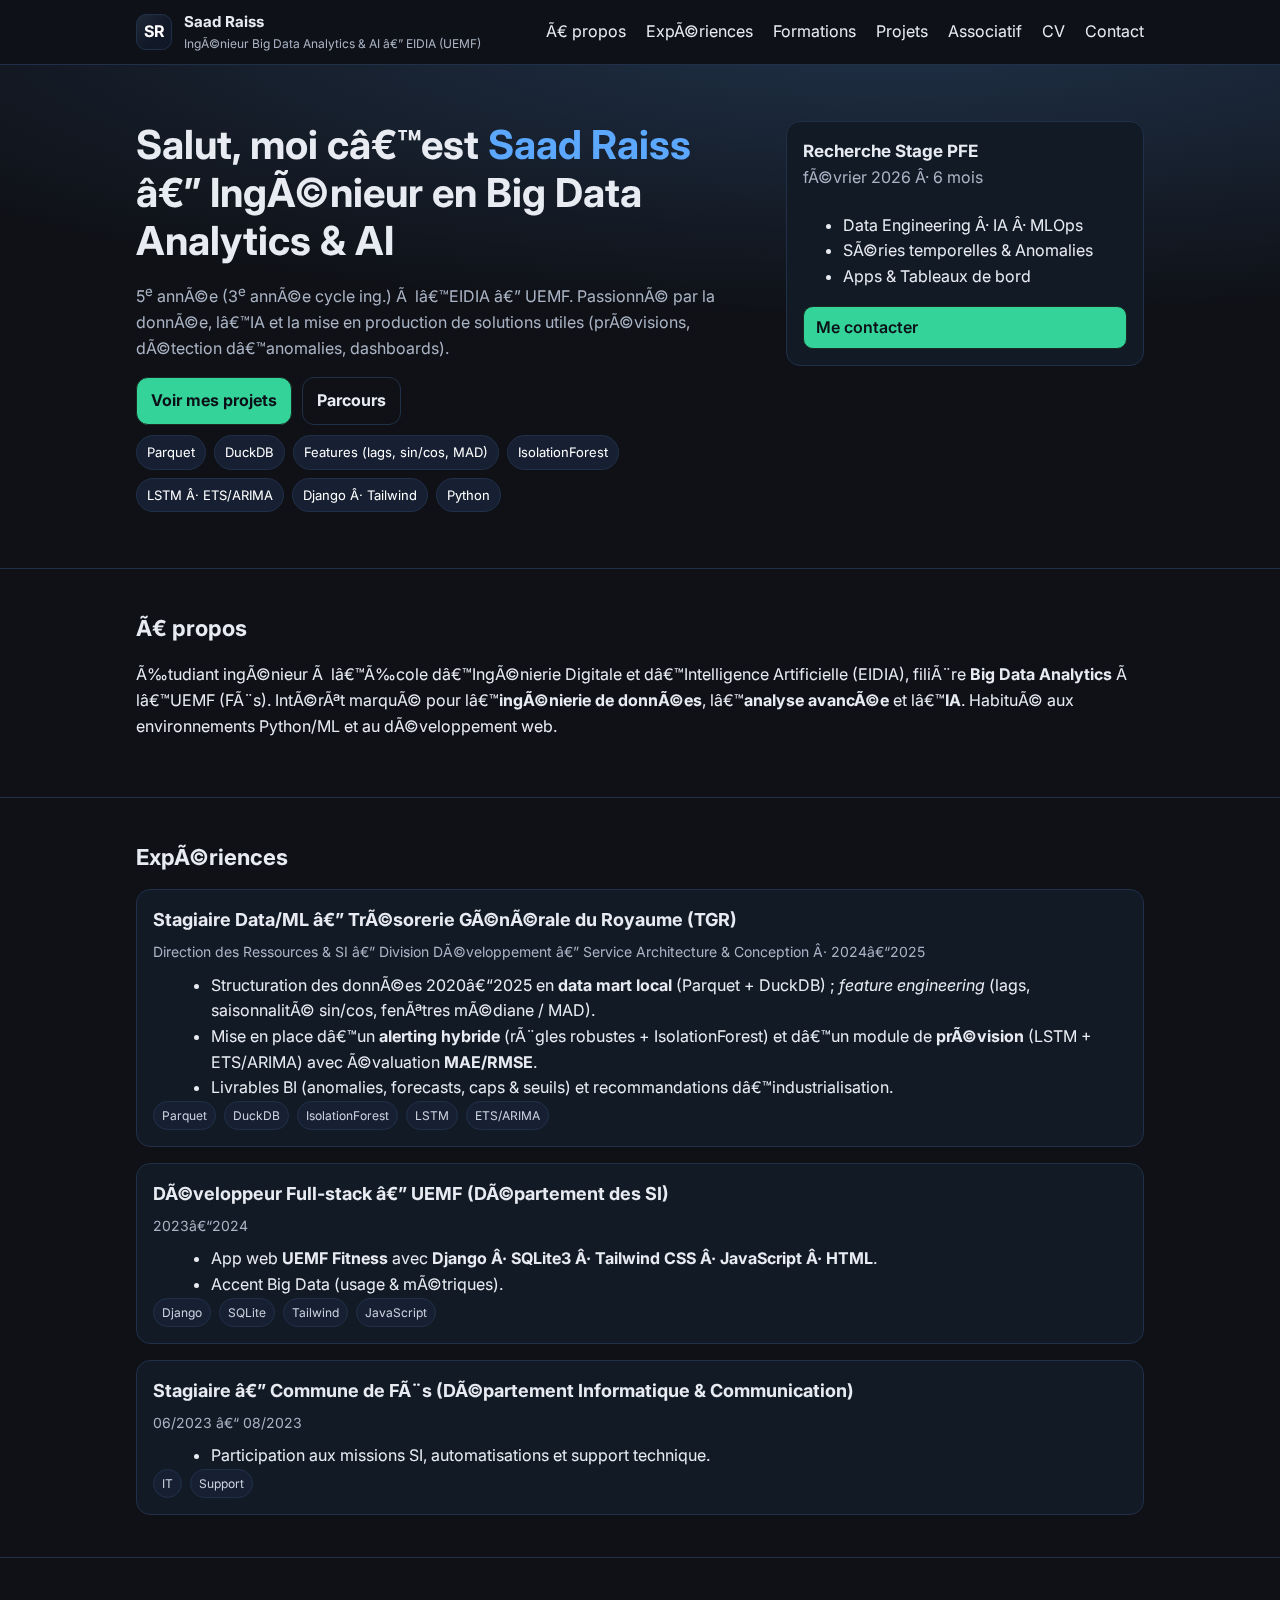
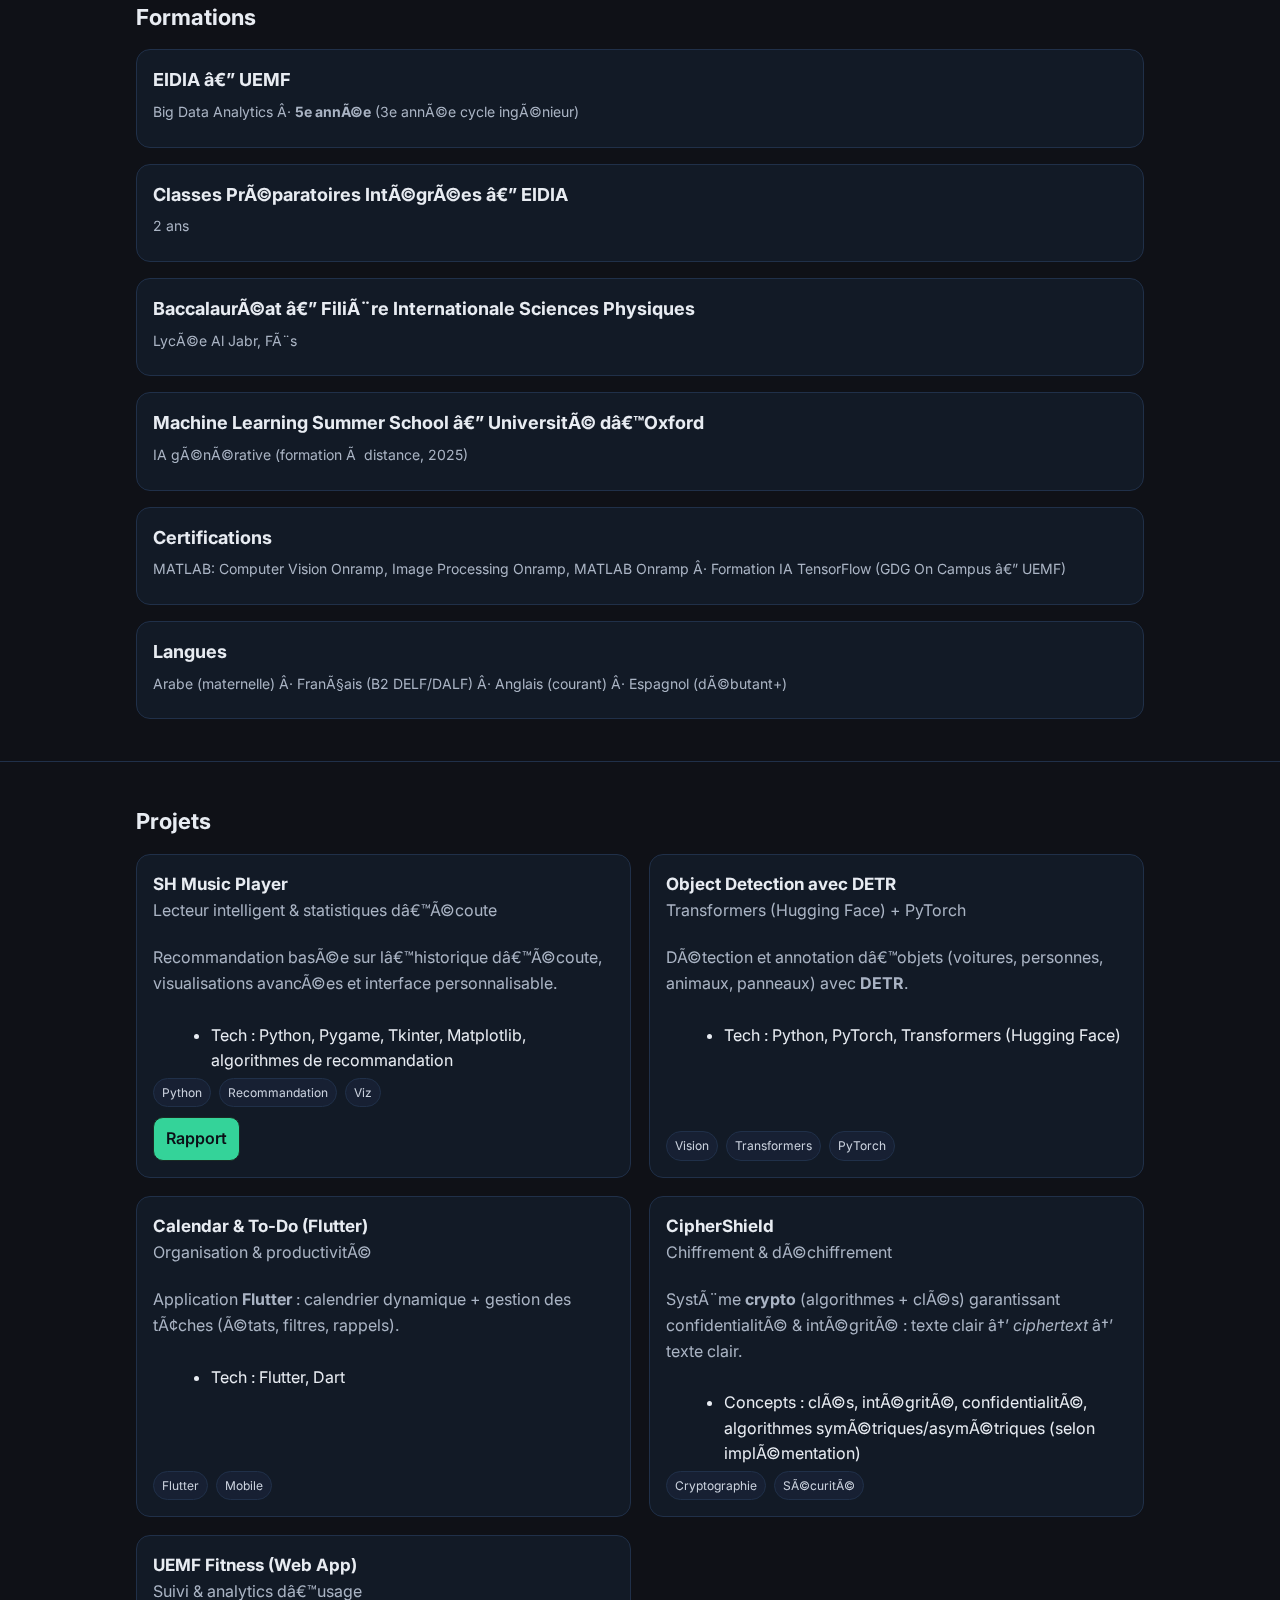
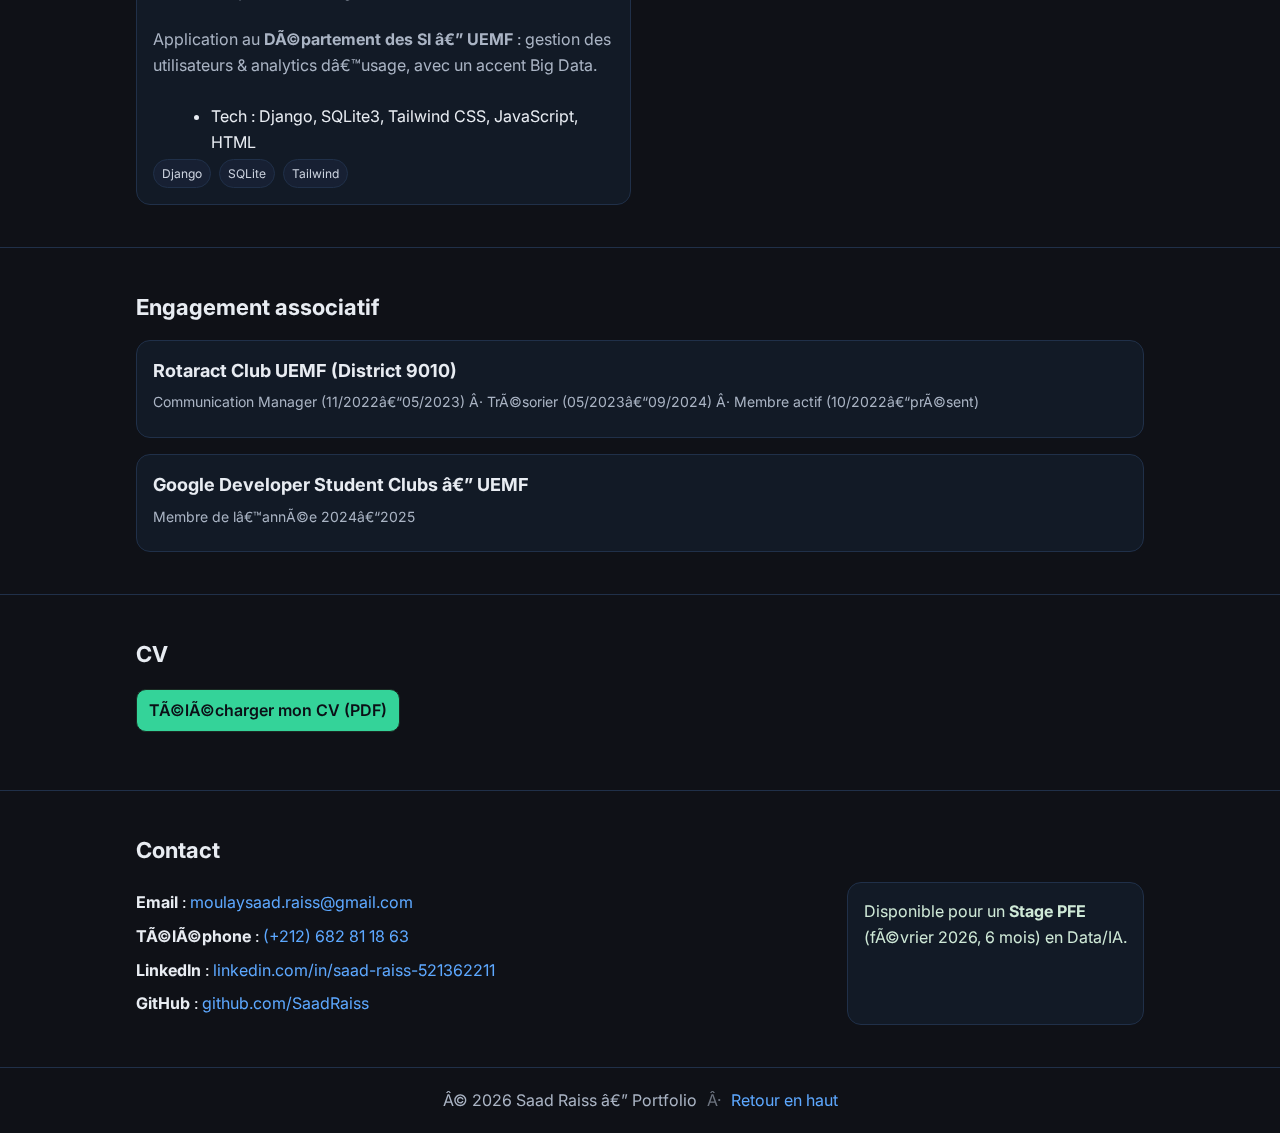
<file: index.html>
﻿<!DOCTYPE html>
<html lang="fr">
<head>
  <meta charset="utf-8" />
  <meta name="viewport" content="width=device-width, initial-scale=1" />
  <title>Saad Raiss â€” Portfolio</title>
  <meta name="description" content="Portfolio de Saad Raiss â€” IngÃ©nieur Big Data Analytics (EIDIA, UEMF). Projets IA & Data, expÃ©riences, formations.">
  <link rel="icon" href="data:image/svg+xml,<svg xmlns=%22http://www.w3.org/2000/svg%22 viewBox=%220 0 100 100%22><text y=%22.9em%22 font-size=%2290%22>ðŸ§ </text></svg>">
  <link rel="preconnect" href="https://fonts.googleapis.com">
  <link rel="preconnect" href="https://fonts.gstatic.com" crossorigin>
  <link href="https://fonts.googleapis.com/css2?family=Inter:wght@300;400;500;600;700&display=swap" rel="stylesheet">
  <link rel="stylesheet" href="style.css?v=20251006001659" />
</head>
<body>
  <header class="topbar">
    <div class="wrap">
      <div class="brand">
        <a href="#home" class="logo">SR</a>
        <div class="title">
          <strong>Saad Raiss</strong>
          <span>IngÃ©nieur Big Data Analytics & AI â€” EIDIA (UEMF)</span>
        </div>
      </div>
      <nav class="nav">
        <a href="#about">Ã€ propos</a>
        <a href="#experience">ExpÃ©riences</a>
        <a href="#education">Formations</a>
        <a href="#projects">Projets</a>
        <a href="#leadership">Associatif</a>
        <a href="#cv">CV</a>
        <a href="#contact">Contact</a>
      </nav>
    </div>
  </header>

  <section id="home" class="hero">
    <div class="wrap hero-grid">
      <div class="hero-text">
        <h1>Salut, moi câ€™est <span>Saad Raiss</span> â€” IngÃ©nieur en Big Data Analytics & AI</h1>
        <p>5<sup>e</sup> annÃ©e (3<sup>e</sup> annÃ©e cycle ing.) Ã  lâ€™EIDIA â€” UEMF. PassionnÃ© par la donnÃ©e,
           lâ€™IA et la mise en production de solutions utiles (prÃ©visions, dÃ©tection dâ€™anomalies, dashboards).</p>
        <div class="cta">
          <a class="btn" href="#projects">Voir mes projets</a>
          <a class="btn ghost" href="#experience">Parcours</a>
        </div>
        <div class="chips">
          <span class="chip">Parquet</span><span class="chip">DuckDB</span><span class="chip">Features (lags, sin/cos, MAD)</span>
          <span class="chip">IsolationForest</span><span class="chip">LSTM Â· ETS/ARIMA</span>
          <span class="chip">Django Â· Tailwind</span><span class="chip">Python</span>
        </div>
      </div>
      <div class="hero-card">
        <div class="card">
          <div class="card-title">Recherche Stage PFE</div>
          <div class="card-sub">fÃ©vrier 2026 Â· 6 mois</div>
          <ul class="mini">
            <li>Data Engineering Â· IA Â· MLOps</li>
            <li>SÃ©ries temporelles & Anomalies</li>
            <li>Apps & Tableaux de bord</li>
          </ul>
          <a class="btn small" href="#contact">Me contacter</a>
        </div>
      </div>
    </div>
  </section>

  <section id="about">
    <div class="wrap">
      <h2>Ã€ propos</h2>
      <p>
        Ã‰tudiant ingÃ©nieur Ã  lâ€™Ã‰cole dâ€™IngÃ©nierie Digitale et dâ€™Intelligence Artificielle (EIDIA), filiÃ¨re <strong>Big Data Analytics</strong> Ã  lâ€™UEMF (FÃ¨s).
        IntÃ©rÃªt marquÃ© pour lâ€™<strong>ingÃ©nierie de donnÃ©es</strong>, lâ€™<strong>analyse avancÃ©e</strong> et lâ€™<strong>IA</strong>.
        HabituÃ© aux environnements Python/ML et au dÃ©veloppement web.
      </p>
    </div>
  </section>

  <section id="experience">
    <div class="wrap">
      <h2>ExpÃ©riences</h2>
      <div class="timeline">

        <article class="xp">
          <header>
            <h3>Stagiaire Data/ML â€” TrÃ©sorerie GÃ©nÃ©rale du Royaume (TGR)</h3>
            <span class="meta">Direction des Ressources & SI â€” Division DÃ©veloppement â€” Service Architecture & Conception Â· 2024â€“2025</span>
          </header>
          <ul>
            <li>Structuration des donnÃ©es 2020â€“2025 en <b>data mart local</b> (Parquet + DuckDB) ; <i>feature engineering</i> (lags, saisonnalitÃ© sin/cos, fenÃªtres mÃ©diane / MAD).</li>
            <li>Mise en place dâ€™un <b>alerting hybride</b> (rÃ¨gles robustes + IsolationForest) et dâ€™un module de <b>prÃ©vision</b> (LSTM + ETS/ARIMA) avec Ã©valuation <b>MAE/RMSE</b>.</li>
            <li>Livrables BI (anomalies, forecasts, caps & seuils) et recommandations dâ€™industrialisation.</li>
          </ul>
          <div class="tags"><span>Parquet</span><span>DuckDB</span><span>IsolationForest</span><span>LSTM</span><span>ETS/ARIMA</span></div>
        </article>

        <article class="xp">
          <header>
            <h3>DÃ©veloppeur Full-stack â€” UEMF (DÃ©partement des SI)</h3>
            <span class="meta">2023â€“2024</span>
          </header>
          <ul>
            <li>App web <b>UEMF Fitness</b> avec <b>Django Â· SQLite3 Â· Tailwind CSS Â· JavaScript Â· HTML</b>.</li>
            <li>Accent Big Data (usage & mÃ©triques).</li>
          </ul>
          <div class="tags"><span>Django</span><span>SQLite</span><span>Tailwind</span><span>JavaScript</span></div>
        </article>

        <article class="xp">
          <header>
            <h3>Stagiaire â€” Commune de FÃ¨s (DÃ©partement Informatique & Communication)</h3>
            <span class="meta">06/2023 â€“ 08/2023</span>
          </header>
          <ul>
            <li>Participation aux missions SI, automatisations et support technique.</li>
          </ul>
          <div class="tags"><span>IT</span><span>Support</span></div>
        </article>

      </div>
    </div>
  </section>

  <section id="education">
    <div class="wrap">
      <h2>Formations</h2>
      <div class="timeline">
        <article class="xp">
          <header>
            <h3>EIDIA â€” UEMF</h3>
            <span class="meta">Big Data Analytics Â· <b>5e annÃ©e</b> (3e annÃ©e cycle ingÃ©nieur)</span>
          </header>
        </article>
        <article class="xp">
          <header>
            <h3>Classes PrÃ©paratoires IntÃ©grÃ©es â€” EIDIA</h3>
            <span class="meta">2 ans</span>
          </header>
        </article>
        <article class="xp">
          <header>
            <h3>BaccalaurÃ©at â€” FiliÃ¨re Internationale Sciences Physiques</h3>
            <span class="meta">LycÃ©e Al Jabr, FÃ¨s</span>
          </header>
        </article>
        <article class="xp">
          <header>
            <h3>Machine Learning Summer School â€” UniversitÃ© dâ€™Oxford</h3>
            <span class="meta">IA gÃ©nÃ©rative (formation Ã  distance, 2025)</span>
          </header>
        </article>
        <article class="xp">
          <header>
            <h3>Certifications</h3>
            <span class="meta">MATLAB: Computer Vision Onramp, Image Processing Onramp, MATLAB Onramp Â· Formation IA TensorFlow (GDG On Campus â€” UEMF)</span>
          </header>
        </article>
        <article class="xp">
          <header>
            <h3>Langues</h3>
            <span class="meta">Arabe (maternelle) Â· FranÃ§ais (B2 DELF/DALF) Â· Anglais (courant) Â· Espagnol (dÃ©butant+)</span>
          </header>
        </article>
      </div>
    </div>
  </section>

  <section id="projects">
    <div class="wrap">
      <h2>Projets</h2>
      <div class="cards">

        <article class="card">
          <div class="card-title">SH Music Player</div>
          <div class="card-sub">Lecteur intelligent & statistiques dâ€™Ã©coute</div>
          <p>Recommandation basÃ©e sur lâ€™historique dâ€™Ã©coute, visualisations avancÃ©es et interface personnalisable.</p>
          <ul class="bul small">
            <li>Tech : Python, Pygame, Tkinter, Matplotlib, algorithmes de recommandation</li>
          </ul>
          <div class="tags"><span>Python</span><span>Recommandation</span><span>Viz</span></div>
          <div class="actions">
            <a class="btn small" href="Rapport%20SH%20Music%20Player.pdf" target="_blank" rel="noopener">Rapport</a>
          </div>
        </article>

        <article class="card">
          <div class="card-title">Object Detection avec DETR</div>
          <div class="card-sub">Transformers (Hugging Face) + PyTorch</div>
          <p>DÃ©tection et annotation dâ€™objets (voitures, personnes, animaux, panneaux) avec <b>DETR</b>.</p>
          <ul class="bul small">
            <li>Tech : Python, PyTorch, Transformers (Hugging Face)</li>
          </ul>
          <div class="tags"><span>Vision</span><span>Transformers</span><span>PyTorch</span></div>
        </article>

        <article class="card">
          <div class="card-title">Calendar & To-Do (Flutter)</div>
          <div class="card-sub">Organisation & productivitÃ©</div>
          <p>Application <b>Flutter</b> : calendrier dynamique + gestion des tÃ¢ches (Ã©tats, filtres, rappels).</p>
          <ul class="bul small">
            <li>Tech : Flutter, Dart</li>
          </ul>
          <div class="tags"><span>Flutter</span><span>Mobile</span></div>
        </article>

        <article class="card">
          <div class="card-title">CipherShield</div>
          <div class="card-sub">Chiffrement & dÃ©chiffrement</div>
          <p>SystÃ¨me <b>crypto</b> (algorithmes + clÃ©s) garantissant confidentialitÃ© & intÃ©gritÃ© : texte clair â†’ <i>ciphertext</i> â†’ texte clair.</p>
          <ul class="bul small">
            <li>Concepts : clÃ©s, intÃ©gritÃ©, confidentialitÃ©, algorithmes symÃ©triques/asymÃ©triques (selon implÃ©mentation)</li>
          </ul>
          <div class="tags"><span>Cryptographie</span><span>SÃ©curitÃ©</span></div>
        </article>

        <article class="card">
          <div class="card-title">UEMF Fitness (Web App)</div>
          <div class="card-sub">Suivi & analytics dâ€™usage</div>
          <p>Application au <b>DÃ©partement des SI â€” UEMF</b> : gestion des utilisateurs & analytics dâ€™usage, avec un accent Big Data.</p>
          <ul class="bul small">
            <li>Tech : Django, SQLite3, Tailwind CSS, JavaScript, HTML</li>
          </ul>
          <div class="tags"><span>Django</span><span>SQLite</span><span>Tailwind</span></div>
        </article>

      </div>
    </div>
  </section>

  <section id="leadership">
    <div class="wrap">
      <h2>Engagement associatif</h2>
      <div class="timeline">
        <article class="xp">
          <header>
            <h3>Rotaract Club UEMF (District 9010)</h3>
            <span class="meta">Communication Manager (11/2022â€“05/2023) Â· TrÃ©sorier (05/2023â€“09/2024) Â· Membre actif (10/2022â€“prÃ©sent)</span>
          </header>
        </article>
        <article class="xp">
          <header>
            <h3>Google Developer Student Clubs â€” UEMF</h3>
            <span class="meta">Membre de lâ€™annÃ©e 2024â€“2025</span>
          </header>
        </article>
      </div>
    </div>
  </section>

  <section id="cv">
    <div class="wrap">
      <h2>CV</h2>
      <p><a class="btn small" href="CV_SaadRaiss.pdf" target="_blank" rel="noopener">TÃ©lÃ©charger mon CV (PDF)</a></p>
    </div>
  </section>

  <section id="contact">
    <div class="wrap">
      <h2>Contact</h2>
      <div class="contact-grid">
        <div>
          <ul class="cont">
            <li><b>Email</b> : <a href="mailto:moulaysaad.raiss@gmail.com">moulaysaad.raiss@gmail.com</a></li>
            <li><b>TÃ©lÃ©phone</b> : <a href="tel:+212682811863">(+212) 682 81 18 63</a></li>
            <li><b>LinkedIn</b> : <a href="https://www.linkedin.com/in/saad-raiss-521362211" target="_blank" rel="noopener">linkedin.com/in/saad-raiss-521362211</a></li>
            <li><b>GitHub</b> : <a href="https://github.com/SaadRaiss" target="_blank" rel="noopener">github.com/SaadRaiss</a></li>
          </ul>
        </div>
        <div class="note">
          Disponible pour un <b>Stage PFE</b> (fÃ©vrier 2026, 6 mois) en Data/IA.
        </div>
      </div>
    </div>
  </section>

  <footer class="foot">
    <div class="wrap">
      <span>Â© <span id="y"></span> Saad Raiss â€” Portfolio</span>
      <span class="sep">Â·</span>
      <a href="#home">Retour en haut</a>
    </div>
  </footer>

  <script>document.getElementById('y').textContent = new Date().getFullYear();</script>
</body>
</html>
</file>
<file: style.css>
/* Portfolio — Saad Raiss (clean, structuré) */
@charset "UTF-8";
html{ -webkit-text-size-adjust:100%; text-rendering:optimizeLegibility; -webkit-font-smoothing:antialiased; -moz-osx-font-smoothing:grayscale; }
body{ font-family: Inter, system-ui, "Segoe UI", Roboto, Arial, sans-serif; }

:root{
  --bg:#0f1117;
  --panel:#121a26;
  --text:#e8ecf2;
  --muted:#aab4c4;
  --brand:#5da8ff;
  --accent:#34d399;
  --border:#203049;
}

*{box-sizing:border-box}
html,body{margin:0;padding:0;background:var(--bg);color:var(--text);font-family:Inter,system-ui,Segoe UI,Roboto,Arial,sans-serif;line-height:1.6}
a{color:var(--brand);text-decoration:none}
a:hover{text-decoration:underline}

.wrap{max-width:1040px;margin:0 auto;padding:0 18px}

/* Topbar */
.topbar{position:sticky;top:0;background:rgba(15,17,23,.7);backdrop-filter:saturate(180%) blur(10px);border-bottom:1px solid var(--border);z-index:50}
.topbar .wrap{display:flex;align-items:center;justify-content:space-between;height:64px}
.brand{display:flex;align-items:center;gap:12px}
.logo{display:grid;place-items:center;width:36px;height:36px;border-radius:10px;background:linear-gradient(135deg,#1f2937 0%, #111827 60%);border:1px solid var(--border);color:#fff;font-weight:700}
.title{display:flex;flex-direction:column}
.title strong{font-size:15px}
.title span{font-size:12px;color:var(--muted)}
.nav a{color:var(--text);margin-left:16px}
.nav a:hover{color:var(--brand)}

/* Hero */
.hero{padding:56px 0;border-bottom:1px solid var(--border);background:radial-gradient(1200px 300px at 70% -10%, rgba(93,168,255,.22), transparent)}
.hero-grid{display:grid;grid-template-columns:1.4fr .8fr;gap:24px}
.hero-text h1{margin:0 0 10px 0;font-size:36px;line-height:1.2}
.hero-text h1 span{color:var(--brand)}
.hero-text p{color:var(--muted)}
.cta{display:flex;gap:10px;margin:16px 0 10px}
.btn{display:inline-block;padding:10px 14px;border-radius:12px;background:var(--accent);color:#0b0f16;font-weight:700;border:1px solid #1a2b23}
.btn.ghost{background:transparent;color:var(--text);border:1px solid var(--border)}
.btn.small{padding:8px 12px;border-radius:10px;font-weight:600}
.chips{display:flex;gap:8px;flex-wrap:wrap;margin-top:10px}
.chip{background:#172033;border:1px solid var(--border);color:#fff;padding:6px 10px;border-radius:999px;font-size:13px}

/* Sections */
section{padding:42px 0;border-bottom:1px solid var(--border)}
h2{margin:0 0 14px 0;font-size:22px}

/* Timeline */
.timeline{display:grid;gap:16px}
.xp{background:var(--panel);border:1px solid var(--border);border-radius:14px;padding:16px}
.xp header{margin-bottom:6px}
.xp h3{margin:0 0 4px 0;font-size:18px}
.meta{color:var(--muted);font-size:14px}
.xp ul{margin:8px 0 0 18px}
.tags{display:flex;gap:8px;flex-wrap:wrap;margin-top:10px}
.tags span{font-size:12px;background:#172033;border:1px solid var(--border);padding:4px 8px;border-radius:999px;color:#ccd3df}

/* Cards */
.cards{display:grid;grid-template-columns:1fr 1fr;gap:18px}
.card{background:var(--panel);border:1px solid var(--border);border-radius:14px;padding:16px;display:flex;flex-direction:column}
.card-title{font-weight:700;font-size:17px}
.card-sub{color:var(--muted);margin-bottom:6px}
.card p{color:var(--muted)}
.bul{margin:6px 0 0 18px}
.bul.small li{margin:4px 0}
.actions{margin-top:10px}
.tags{margin-top:auto}

/* Contact */
.contact-grid{display:grid;grid-template-columns:1.4fr .6fr;gap:18px}
.cont{list-style:none;margin:0;padding:0}
.cont li{margin:8px 0}
.note{background:var(--panel);border:1px solid var(--border);border-radius:14px;padding:16px;color:#cfe9d7}

/* Footer */
.foot{padding:20px 0}
.foot .wrap{display:flex;gap:10px;align-items:center;justify-content:center;color:var(--muted)}
.sep{opacity:.6}

/* Responsive */
@media (max-width: 900px){
  .hero-grid{grid-template-columns:1fr}
  .cards{grid-template-columns:1fr}
  .contact-grid{grid-template-columns:1fr}
}

/* -------- Formations (grille 2 colonnes) -------- */
.edu-grid{display:grid;grid-template-columns:1.25fr .85fr;gap:18px}
.subhead{margin:0 0 8px 0;font-size:14px;color:var(--muted);letter-spacing:.2px;text-transform:uppercase}
@media (max-width:900px){.edu-grid{grid-template-columns:1fr}}

/* ===== Certifications (cartes pro en grille) ===== */
.cert-grid{display:grid;grid-template-columns:1fr 1fr;gap:16px;margin-bottom:18px}
.cert{background:var(--panel);border:1px solid var(--border);border-radius:14px;padding:16px;display:flex;flex-direction:column;gap:8px}
.cert-head{display:flex;align-items:center;justify-content:space-between;gap:12px}
.cert h4{margin:0;font-size:16px}
.issuer{font-size:13px;color:var(--muted)}
.pill{font-size:12px;line-height:1;padding:6px 8px;border-radius:999px;border:1px solid var(--border);background:#172033;color:#dfe7f4;white-space:nowrap}
@media (max-width:900px){.cert-grid{grid-template-columns:1fr}}

/* Typo responsive & grilles adaptées mobile */
.hero-text h1{ font-size: clamp(28px, 4.2vw, 40px); line-height: 1.2; }
.wrap{ padding-left: 16px; padding-right: 16px; }
.btn{ white-space: nowrap; }
@media (max-width:900px){
  .hero-grid{ grid-template-columns: 1fr; }
  .cards{ grid-template-columns: 1fr; }
  .contact-grid{ grid-template-columns: 1fr; }
}
</file>
